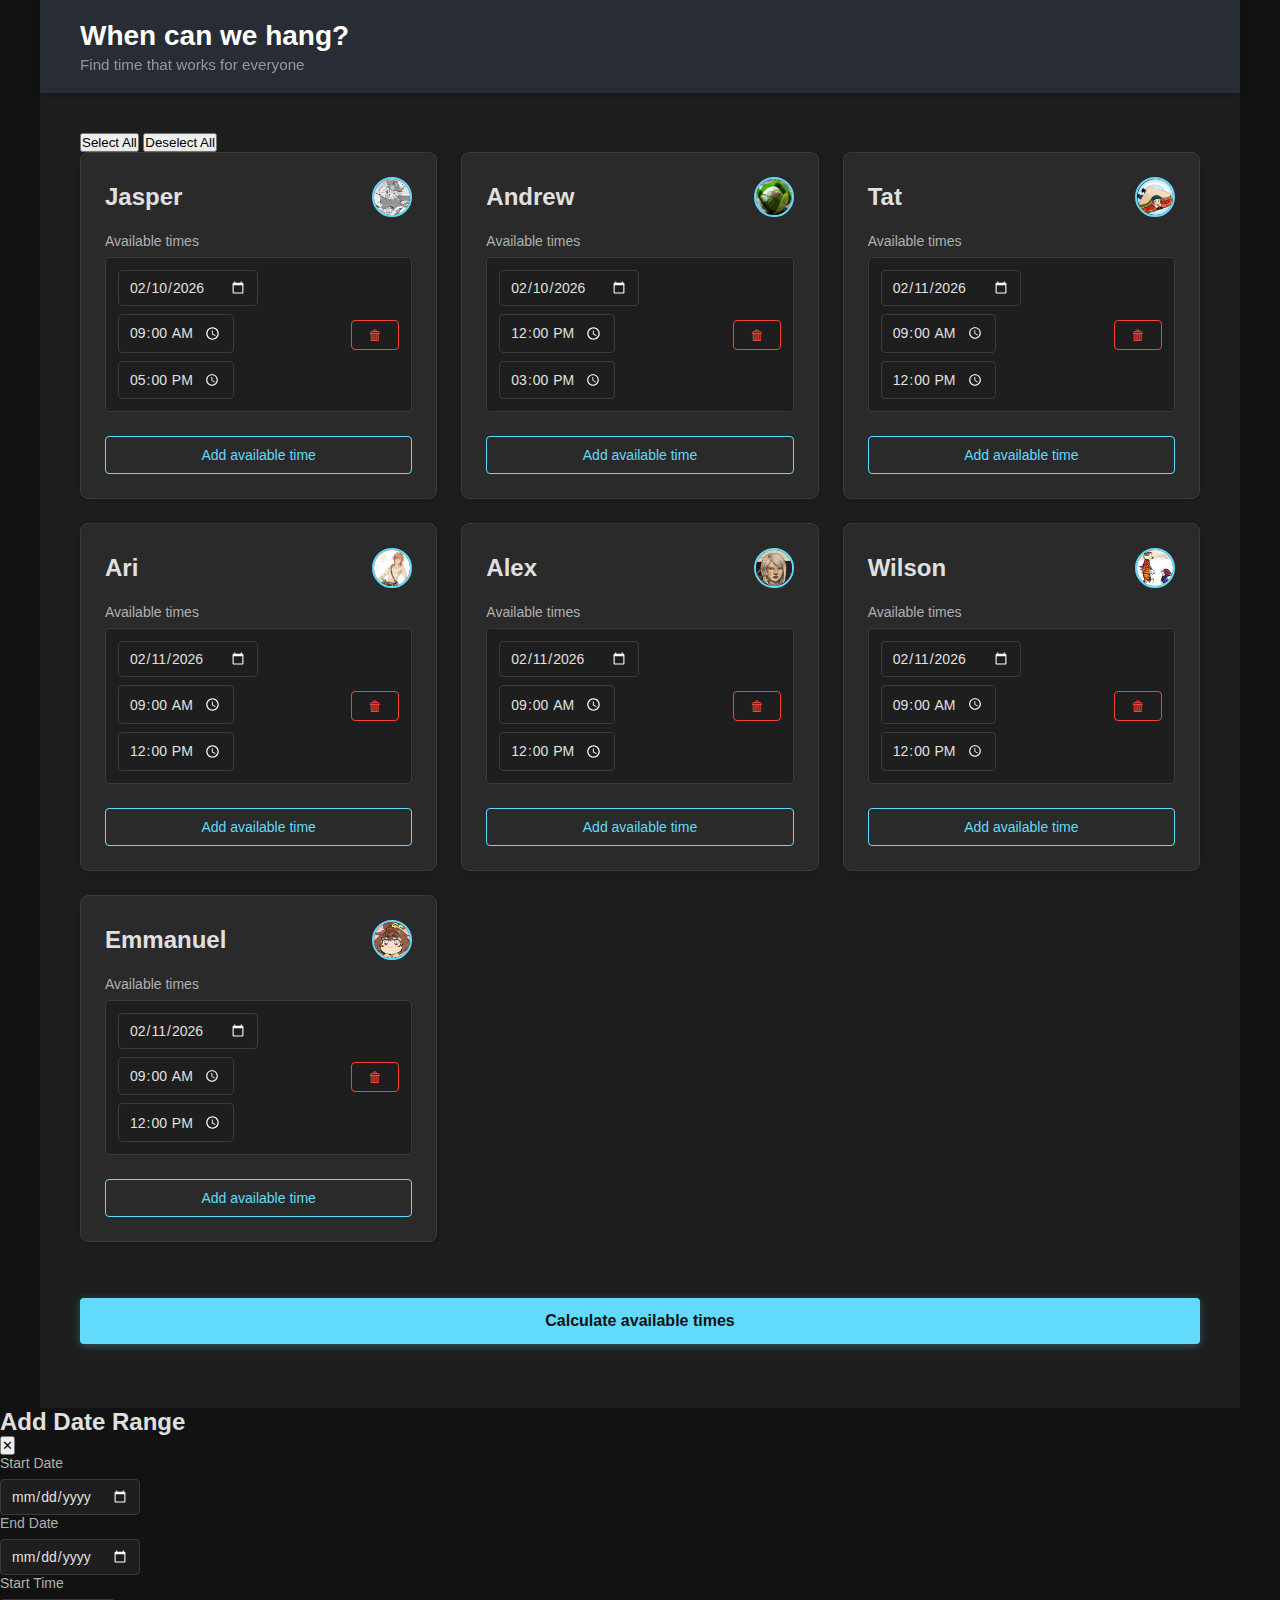
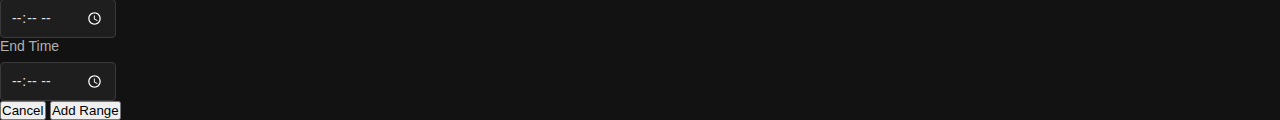
<file: index.html>
<!doctype html>
<html lang="en">
  <head>
    <meta charset="UTF-8" />
    <meta name="viewport" content="width=device-width, initial-scale=1.0" />
    <title>When can we hang?</title>
    <link rel="stylesheet" href="./css/styles.css" />
  </head>
  <body>
    <div class="container">
      <header>
        <h1>When can we hang?</h1>
        <p class="subtitle">Find time that works for everyone</p>
      </header>

      <div class="main-content">
        <div class="selection-controls">
          <button class="control-btn" onclick="selectAll()">Select All</button>
          <button class="control-btn" onclick="deselectAll()">
            Deselect All
          </button>
        </div>
        <div id="selectedIndicator"></div>
        <div id="minimumLengthIndicator"></div>

        <div class="input-section" id="peopleContainer">
          <!-- Person inputs will be added dynamically -->
        </div>

        <button class="calculate-btn" onclick="calculateAvailability()">
          Calculate available times
        </button>

        <div class="results" id="results">
          <h2>Available times</h2>
          <div id="resultsContent"></div>
        </div>
      </div>
    </div>

    <script src="js/data.js"></script>
    <script src="js/main.js"></script>

    <div id="rangeModal" class="modal">
      <div class="modal-content">
        <div class="modal-header">
          <h2>Add Date Range</h2>
          <button class="modal-close" onclick="closeModal()">✕</button>
        </div>

        <div class="modal-body">
          <div class="form-group">
            <label for="modalStartDate">Start Date</label>
            <input type="date" id="modalStartDate" class="modal-input" />
          </div>

          <div class="form-group">
            <label for="modalEndDate">End Date</label>
            <input type="date" id="modalEndDate" class="modal-input" />
          </div>

          <div class="form-row">
            <div class="form-group">
              <label for="modalStartTime">Start Time</label>
              <input type="time" id="modalStartTime" class="modal-input" />
            </div>

            <div class="form-group">
              <label for="modalEndTime">End Time</label>
              <input type="time" id="modalEndTime" class="modal-input" />
            </div>
          </div>
        </div>

        <div class="modal-footer">
          <button class="modal-btn cancel-btn" onclick="closeModal()">
            Cancel
          </button>
          <button class="modal-btn submit-btn" onclick="submitDateRange()">
            Add Range
          </button>
        </div>
      </div>
    </div>
  </body>
</html>
</file>
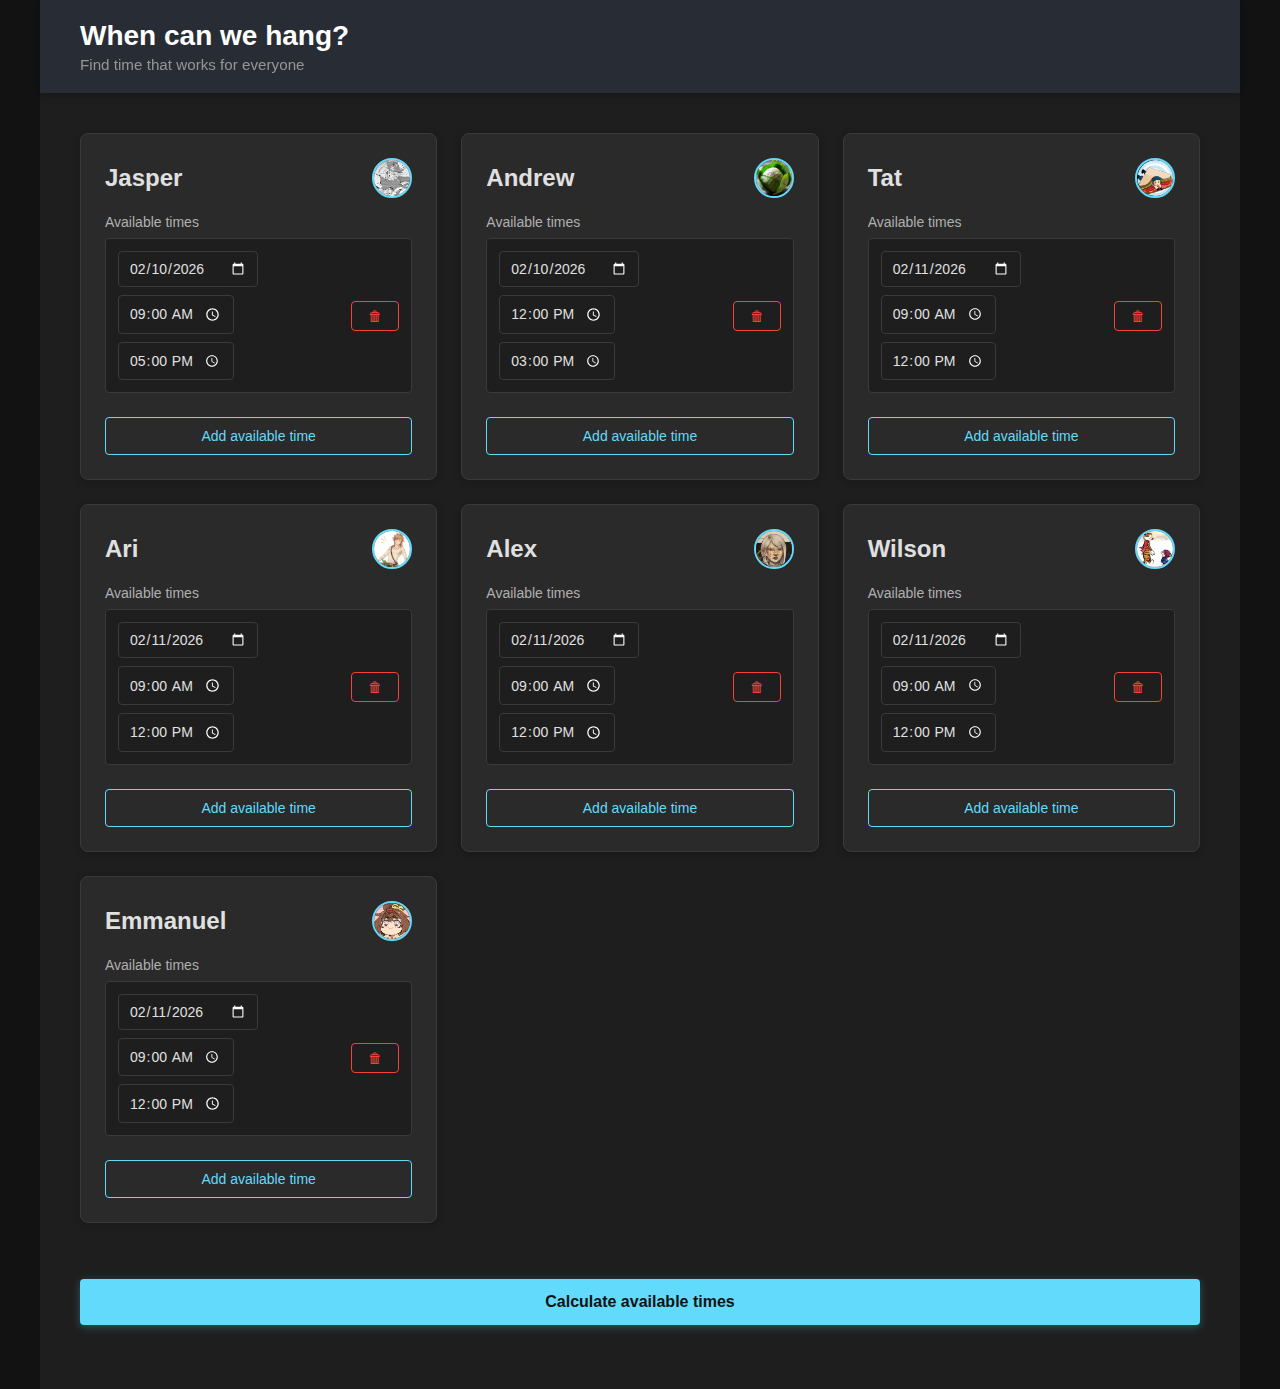
<file: friend-scheduler.html>
<!DOCTYPE html>
<html lang="en">
<head>
    <meta charset="UTF-8">
    <meta name="viewport" content="width=device-width, initial-scale=1.0">
    <title>When can we hang?</title>
    <link rel="stylesheet" href="./css/styles.css">
</head>
<body>
    <div class="container">
        <header>
            <h1>When can we hang?</h1>
            <p class="subtitle">Find time that works for everyone</p>
        </header>

        <div class="main-content">
            <div class="input-section" id="peopleContainer">
                <!-- Person inputs will be added dynamically -->
            </div>

            <button class="calculate-btn" onclick="calculateAvailability()">
                Calculate available times
            </button>

            <div class="results" id="results">
                <h2>Available times</h2>
                <div id="resultsContent"></div>
            </div>
        </div>
    </div>

    <script src="js/data.js"></script>
    <script src="js/main.js"></script>
</body>
</html>
</file>
<file: css/styles.css>
* {
    margin: 0;
    padding: 0;
    box-sizing: border-box;
}

body {
    font-family: -apple-system, BlinkMacSystemFont, 'Segoe UI', 'Roboto', 'Oxygen',
        'Ubuntu', 'Cantarell', 'Fira Sans', 'Droid Sans', 'Helvetica Neue',
        sans-serif;
    -webkit-font-smoothing: antialiased;
    -moz-osx-font-smoothing: grayscale;
    background: #121212;
    min-height: 100vh;
    padding: 0;
    color: #e0e0e0;
}

.container {
    max-width: 1200px;
    margin: 0 auto;
    background: #1e1e1e;
    min-height: 100vh;
}

header {
    background: #282c34;
    color: white;
    padding: 20px 40px;
    box-shadow: 0 2px 8px rgba(0, 0, 0, 0.3);
}

h1 {
    font-size: 1.75rem;
    font-weight: 600;
    margin: 0;
    color: #ffffff;
}

.subtitle {
    opacity: 0.8;
    font-size: 0.95rem;
    margin-top: 4px;
    font-weight: 400;
    color: #b0b0b0;
}

.main-content {
    padding: 40px;
}

.input-section {
    display: grid;
    grid-template-columns: repeat(auto-fit, minmax(320px, 1fr));
    gap: 24px;
    margin-bottom: 32px;
}

.person-input {
    background: #2a2a2a;
    padding: 24px;
    border-radius: 8px;
    border: 1px solid #3a3a3a;
    box-shadow: 0 2px 8px rgba(0,0,0,0.2);
    cursor: pointer;  /* ← Add this */
    transition: all 0.3s;  /* ← Add this */
}

.person-input.inactive {
    opacity: 0.4;
    background: #1a1a1a;
    border-color: #2a2a2a;
}

.person-input:hover {
    border-color: #61dafb;
}

.person-input h2 {
    display: flex;
    justify-content: space-between;
    align-items: center;
    position: relative;  /* Add this if needed */
}

label {
    display: block;
    margin-bottom: 8px;
    font-weight: 500;
    color: #b0b0b0;
    font-size: 0.875rem;
}

input[type="text"] {
    width: 100%;
    padding: 10px 12px;
    border: 1px solid #3a3a3a;
    border-radius: 4px;
    font-size: 1rem;
    margin-bottom: 16px;
    transition: border-color 0.2s, box-shadow 0.2s;
    font-family: inherit;
    background: #1e1e1e;
    color: #e0e0e0;
}

input[type="text"]:focus {
    outline: none;
    border-color: #61dafb;
    box-shadow: 0 0 0 3px rgba(97, 218, 251, 0.15);
}

.time-slots {
    margin-top: 16px;
}

.time-slot {
    background: #1e1e1e;
    padding: 12px;
    border-radius: 4px;
    margin-bottom: 12px;
    display: flex;
    justify-content: space-between;
    align-items: center;
    border: 1px solid #3a3a3a;
}

.time-slot-info {
    flex: 1;
    display: flex;
    gap: 8px;
    flex-wrap: wrap;
}

.remove-btn {
    background: transparent;
    color: #f44336;
    border: 1px solid #f44336;
    padding: 6px 16px;
    border-radius: 4px;
    cursor: pointer;
    font-size: 0.875rem;
    transition: all 0.2s;
    font-family: inherit;
    font-weight: 500;
}

.remove-btn:hover {
    background: #f44336;
    color: white;
}

.add-slot-btn {
    background: transparent;
    color: #61dafb;
    border: 1px solid #61dafb;
    padding: 10px 16px;
    border-radius: 4px;
    cursor: pointer;
    font-size: 0.875rem;
    width: 100%;
    margin-top: 12px;
    transition: all 0.2s;
    font-family: inherit;
    font-weight: 500;
}

.add-slot-btn:hover {
    background: rgba(97, 218, 251, 0.1);
}

.calculate-btn {
    background: #61dafb;
    color: #121212;
    border: none;
    padding: 14px 32px;
    border-radius: 4px;
    cursor: pointer;
    font-size: 1rem;
    width: 100%;
    margin: 24px 0;
    transition: all 0.2s;
    font-weight: 600;
    font-family: inherit;
    box-shadow: 0 2px 8px rgba(97, 218, 251, 0.3);
}

.calculate-btn:hover {
    background: #4fa8c5;
    box-shadow: 0 4px 12px rgba(97, 218, 251, 0.4);
}

.calculate-btn:active {
    transform: translateY(1px);
}

.results {
    margin-top: 32px;
    padding: 24px;
    background: #2a2a2a;
    border-radius: 8px;
    border: 1px solid #3a3a3a;
    box-shadow: 0 2px 8px rgba(0, 0, 0, 0.2);
    display: none;
}

.results.show {
    display: block;
}

.results h2 {
    color: #ffffff;
    margin-bottom: 24px;
    font-size: 1.5rem;
    font-weight: 600;
}

.calendar-grid {
    display: grid;
    grid-template-columns: repeat(auto-fill, minmax(220px, 1fr));
    gap: 16px;
    margin-top: 20px;
}

.day-card {
    background: #1e1e1e;
    padding: 16px;
    border-radius: 6px;
    border: 1px solid #3a3a3a;
    transition: box-shadow 0.2s, border-color 0.2s;
}

.day-card:hover {
    box-shadow: 0 4px 12px rgba(0, 0, 0, 0.3);
    border-color: #4a4a4a;
}

.day-card h3 {
    color: #ffffff;
    margin-bottom: 12px;
    font-size: 1rem;
    font-weight: 600;
}

.time-range {
    background: rgba(97, 218, 251, 0.1);
    padding: 8px 12px;
    border-radius: 4px;
    margin-bottom: 8px;
    font-size: 0.875rem;
    color: #61dafb;
    border-left: 3px solid #61dafb;
}

.no-results {
    text-align: center;
    padding: 48px;
    color: #808080;
    font-size: 1rem;
}

input[type="date"],
input[type="time"] {
    padding: 8px 10px;
    border: 1px solid #3a3a3a;
    border-radius: 4px;
    font-size: 0.875rem;
    transition: border-color 0.2s, box-shadow 0.2s;
    font-family: inherit;
    background: #1e1e1e;
    color: #e0e0e0;
}

input[type="date"]:focus,
input[type="time"]:focus {
    outline: none;
    border-color: #61dafb;
    box-shadow: 0 0 0 3px rgba(97, 218, 251, 0.15);
}

input[type="date"]::-webkit-calendar-picker-indicator,
input[type="time"]::-webkit-calendar-picker-indicator {
    filter: invert(1);
    cursor: pointer;
}

.profile-img {
       width: 40px;
       height: 40px;
       border-radius: 50%;  /* Makes it circular */
       object-fit: cover;
       border: 2px solid #61dafb;
   }
</file>
